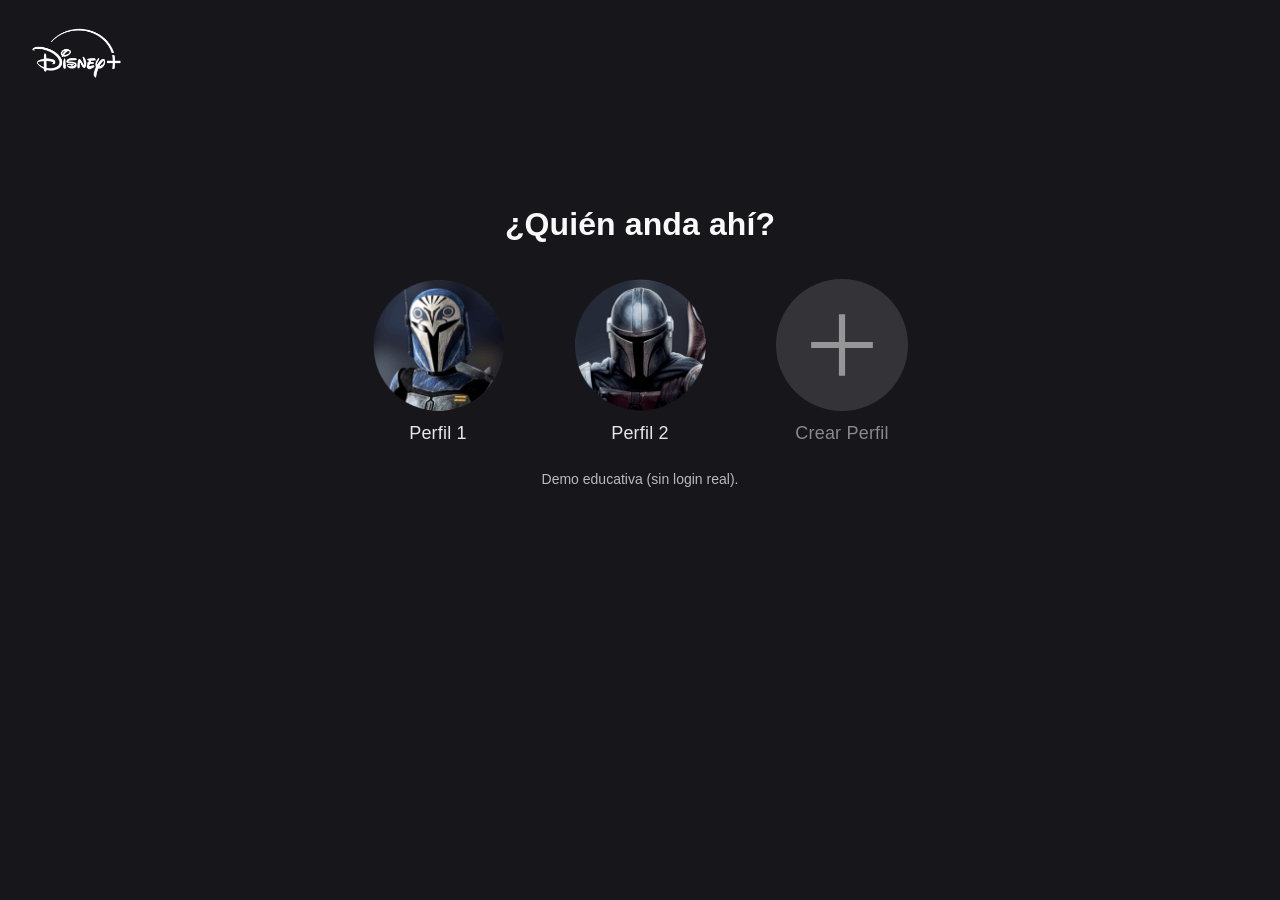
<file: index.html>
<!DOCTYPE html>
<html lang="es">
<head>
    <meta charset="UTF-8">
    <meta name="viewport" content="width=device-width, initial-scale=1.0">
    <title>Seleccionar perfil | Disney+ </title>
    <link rel="icon" href="./img/favicon.ico" type="image/x-icon">
    <link rel="stylesheet" href="./css/styles.css">
</head>
<body class="profiles-page">

    <header class="profiles-header">
        <div class="logo" role="img">
        </div>
    </header>
    <main class="profiles-main">
        <h1 class="profiles-title">¿Quién anda ahí?</h1>
        <section class="profiles-grid">
            <button class="profiles-card" type="button" onclick="window.location.href='./home.html'">
                <img src="./img/profiles/profile1.png" alt="Perfil 1">
                <span>Perfil 1</span>
            </button>

            <button class="profiles-card" type="button">
                <img src="./img/profiles/profile2.png" alt="Perfil 2">
                <span>Perfil 2</span>
            </button>

            <button class="profiles-card add-profile" type="button" disabled>
                <div class="add-circle">
                    <svg xmlns="http://www.w3.org/2000/svg" xmlns:xlink="http://www.w3.org/1999/xlink" viewBox="0,0,256,256" width="74px" height="74px" fill-rule="evenodd">
                        <g fill="#ffffff" fill-rule="evenodd"
                            stroke="none" stroke-width="1" stroke-linecap="butt" 
                            stroke-linejoin="miter" stroke-miterlimit="10" stroke-dasharray="" 
                            stroke-dashoffset="0" font-family="none" font-weight="none" 
                            font-size="none" text-anchor="none" style="mix-blend-mode: normal">
                            <g transform="scale(10.66667,10.66667)">
                            <path d="M11,2v9h-9v2h9v9h2v-9h9v-2h-9v-9z">
                            </path>
                            </g>
                        </g>
                    </svg>
                </div>
                <span>Crear Perfil</span>
            </button>

        </section>
        <p class="profiles-hint">Demo educativa (sin login real).</p>
    </main>
    
</body>
</html>
</file>
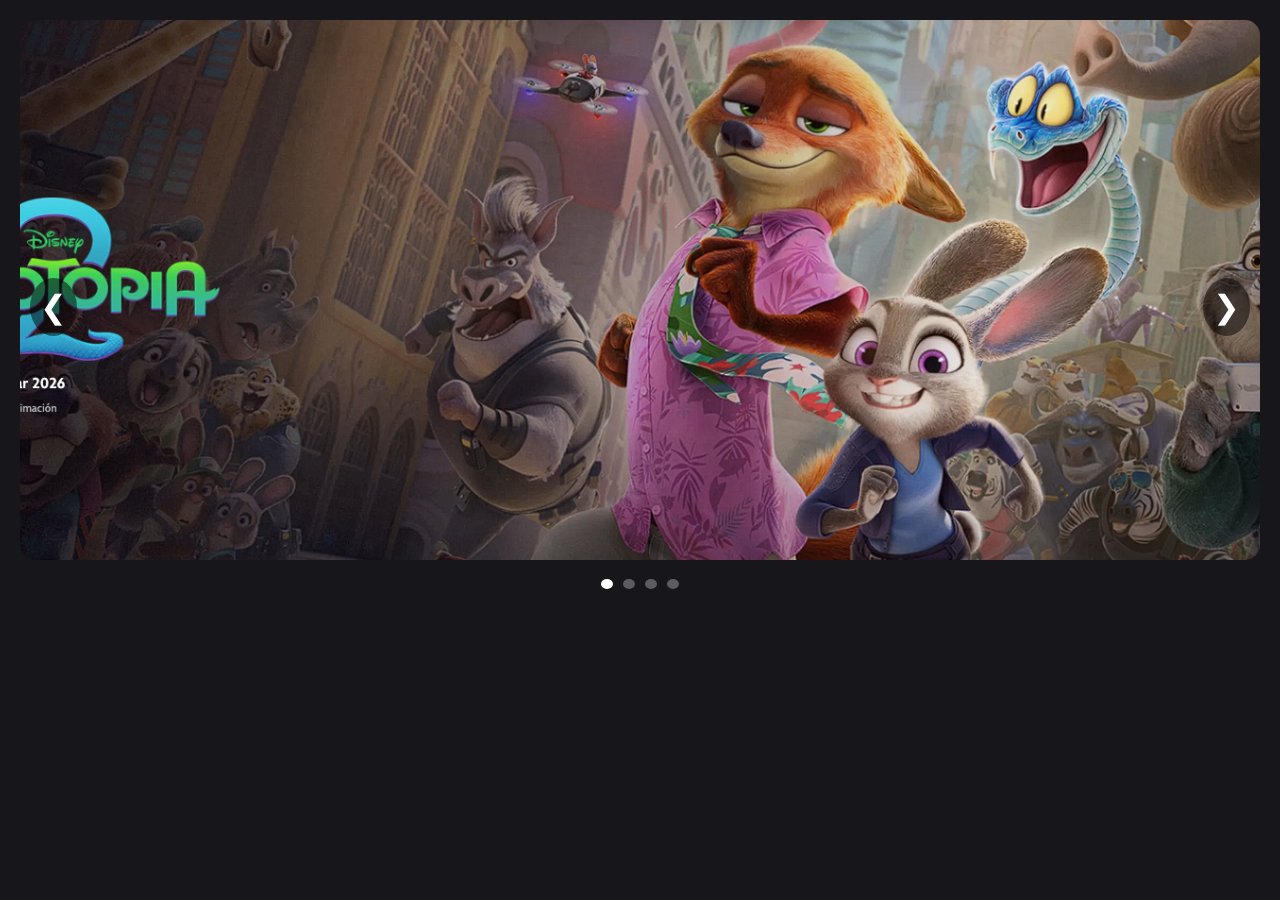
<file: home.html>
<!DOCTYPE html>
<html lang="es">
<head>
    <meta charset="UTF-8">
    <meta name="viewport" content="width=device-width, initial-scale=1.0">
    <title>Para ti | Disney+ </title>
    <link rel="icon" href="./img/favicon.ico" type="image/x-icon">
    <link rel="stylesheet" href="./css/styles.css">
</head>
<body class="home-page">
    <div class="carousel" aria-label="Carrusel de imágenes">
        <button class="nav prev" aria-label="Anterior">&#10094;</button>
        <div class="carousel-track">
            <div class="carousel-slide">
                <a href="https://youtu.be/4_KaABhCPPk">
                    <img src="./img/carousel/slide1.jpg" alt="Imagen del carrusel 1">
                </a>
            </div>
            <div class="carousel-slide">
                <img src="./img/carousel/slide2.jpg" alt="Imagen del carrusel 2">
            </div>
            <div class="carousel-slide">
                <img src="./img/carousel/slide3.jpg" alt="Imagen del carrusel 3">
            </div>
            <div class="carousel-slide">
                <img src="./img/carousel/slide4.jpg" alt="Imagen del carrusel 4">
            </div>
            
        </div>
        <button class="nav next" aria-label="Siguiente">&#10095;</button>
        <div class="dots"></div>
    </div>
<script src="./js/carousel.js"></script>
</body>
</html>
</file>
<file: css/styles.css>
:root{
    --bg: #16161B;
    --panel: rgba(10,14,24,.72);
    --panelSolid:#0f1c2d;
    --text:#f9f9f9;
    --muted: rgba(249,249,249,.72);
    --accent:#00a8ff;
    --accent2:#4cc2ff;
    --shadow: 0 16px 50px rgba(0,0,0,.45);
    --radius: 14px;
}

*{ box-sizing: border-box; }
html, body{ height: 100%; }

body{
    margin: 0;
    background: var(--bg);
    color: var(--text);
    font-family: Inspire-Bold, sans-serif;
}

/* ===== Profiles ===== */
.profiles-page{
    min-height: 100vh; /* 100% de la altura de la ventana */
    display: flex;
    flex-direction: column;
}

.profiles-header{
    padding: 28px 32px;
}


.logo {
    background-color: transparent;
    background-image: url("../img/logos/disneyplus-logo.png"); /* se usa URL relativa para cargar la imagen no src ya que es un fondo */
    background-repeat: no-repeat;
    background-size: contain;
    height: auto;
    min-height: 50px;
    min-width: 86px;
    width: auto;
}

.profiles-main{
    flex: 1;
    display: flex;
    flex-direction: column;
    align-items: center;
    justify-content: center;
    padding: 24px;
    margin-top: -300px;
}

.profiles-title{
    margin: 0 0 34px;
    font-size: 32px;
    letter-spacing: .11px;
    line-height: 1.2;
}

.profiles-grid{
    display: flex;
    gap: 34px;
    flex-wrap: wrap;
    justify-content: center;
}

.profiles-card{
    width: 168px;
    background: transparent;
    border: 0;
    color: var(--text);
    cursor: pointer;
    display: flex;
    flex-direction: column;
    align-items: center;
    gap: 12px;
    transition: transform .22s ease;
}

.profiles-card img{
    width: 132px;
    height: 132px;
    object-fit: cover;
    border-radius: 999px;
    transition: transform .3s ease, box-shadow .3s ease, border-color .3s ease;
}

.profiles-card span{
    opacity: .92;
    letter-spacing: .2px;
    font-size: 18px;
}

.profiles-card:hover{
    transform: translateY(-3px);
}

.profiles-card:hover img{
    transform: scale(1.05);
    border: 3px solid rgb(255, 255, 255);
}

.add-profile{
    cursor: not-allowed;
    opacity: .55;
}

.add-circle{
    width: 132px; height: 132px;
    border-radius: 999px;
    display: grid;
    place-items: center;
    font-size: 48px;
    background: #4E4E51;
    color: rgb(255, 255, 255 );
}

.profiles-hint{
    margin-top: 26px;
    color: var(--muted);
    font-size: 14px;
}

@media (max-width: 480px){
    .profiles-main{
        margin-top: 0px;
    }
}

.home-page{
    min-height: 100vh; /* 100% de la altura de la ventana */
    display: flex;
    flex-direction: column;
}

/* ===== Carousel ===== */
.carousel{
    position: relative;
    max-width: 100%;
    overflow: hidden;
    margin: 20px;
}

.carousel-track{
    display: flex;
    overflow-x: auto; /* Permite el desplazamiento horizontal */
    scroll-behavior: smooth; /* Suaviza el desplazamiento */
    scroll-snap-type: x mandatory; /* Habilita el ajuste al hacer scroll */
    scrollbar-width: none;  /* Oculta la barra de desplazamiento en Firefox */
}

.carousel-track::-webkit-scrollbar {
    display: none; /* Oculta la barra de desplazamiento en Chrome, Safari y Opera */
}

.carousel-slide{
    min-width: 100%;
    scroll-snap-align: center; /* Alinea cada slide al centro del contenedor */
    position: relative;
}

.carousel-slide img{
    width: 100%;
    height: 60vh; /* Ajusta la altura de las imágenes para que se adapten a la pantalla */
    object-fit: cover; /* Asegura que las imágenes llenen el contenedor sin distorsionarse */
    border-radius: 15px;
}

.carousel-slide a{
    display: block;
    width: 100%;
    height: 100%;
}

/* Botones de navegación */
.nav {
    position: absolute;
    top: 50%;
    transform: translateY(-50%); /* Centra verticalmente los botones */
    background-color: rgba(0, 0, 0, 0.5);
    border: none;
    color: white;
    font-size: 2rem;
    padding: 10px;
    cursor: pointer;
    border-radius: 50%;
    z-index: 10;
}

.prev {
    left: 10px; /* Posición del botón de navegación izquierda */
}

.next {
    right: 10px; /* Posición del botón de navegación derecha */
}

/* dots */
.dots {
    display: flex;
    justify-content: center;
    margin-top: 10px;
}

.dots button {
    width: 10px;
    height: 10px;
    border-radius: 50%;
    background-color: rgba(255, 255, 255, 0.304);
    border: none;
    margin: 5px;
    cursor: pointer;
}

.dots button.active {
    background-color: rgba(255, 255, 255, 1);
}

/* Responsive */
@media (max-width: 768px) {
    .carousel-slide {
        min-width: 50%;
    }
}
</file>
